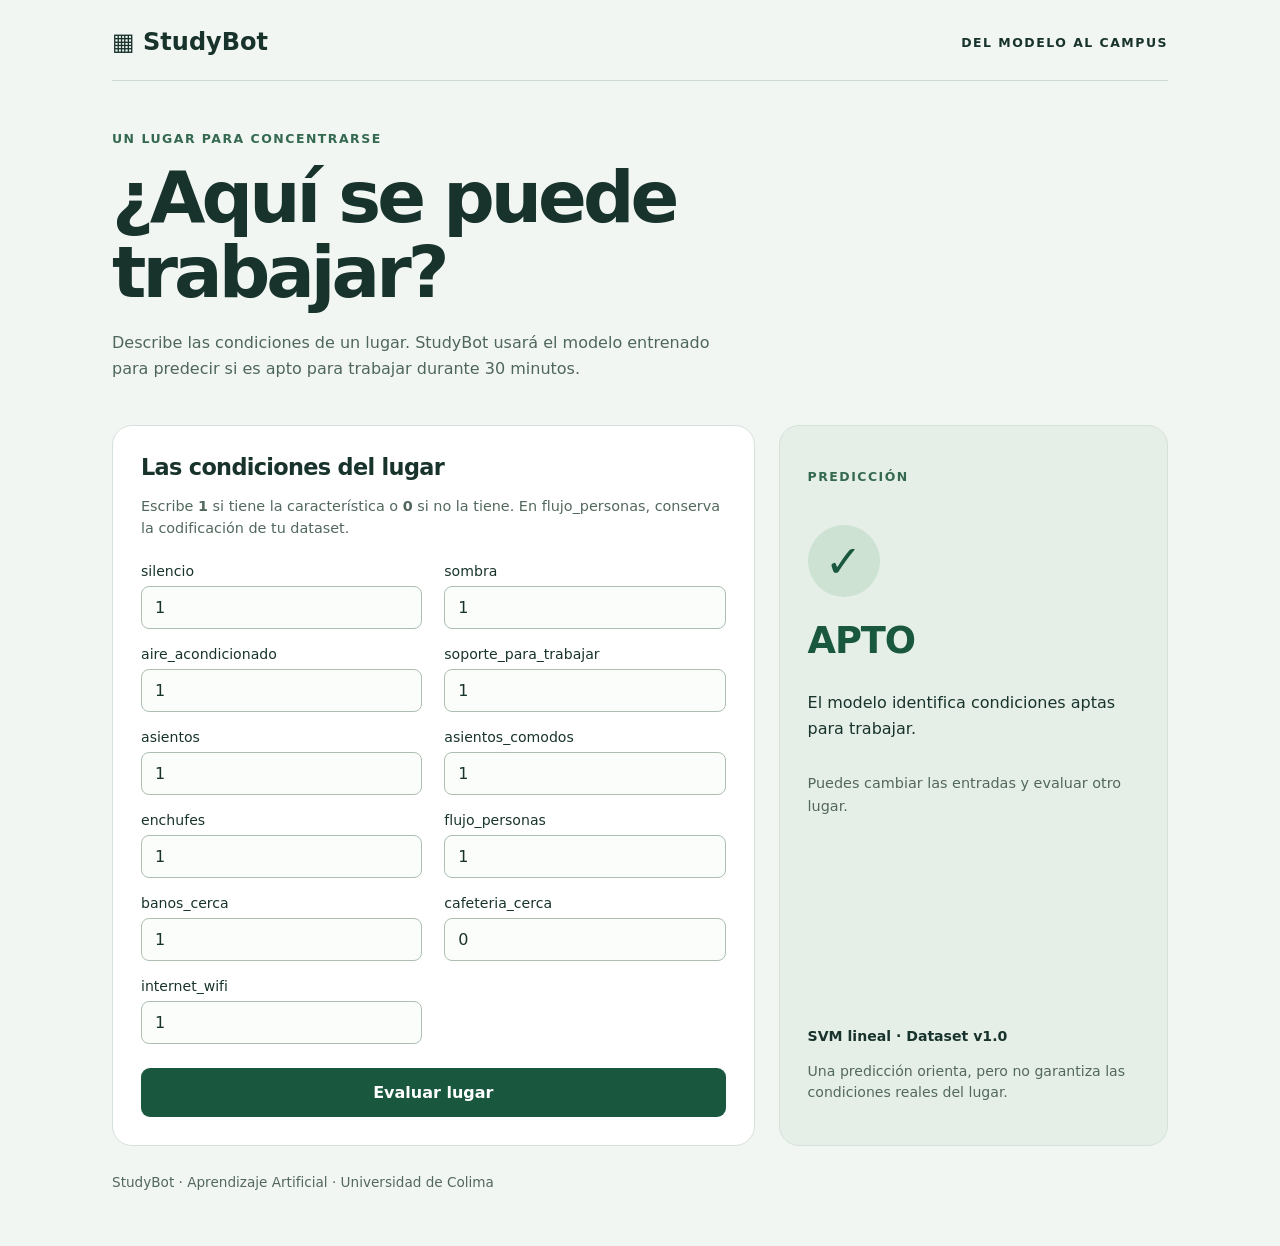
<file: evidence/prueba_1.html>
<!doctype html>
<html lang="es">
<head>
  <meta charset="utf-8">
  <meta name="viewport" content="width=device-width, initial-scale=1">
  <title>StudyBot · Encuentra tu lugar</title>
  <link rel="stylesheet" href="/static/style.css">
</head>
<body>
  <main>
    <header><a class="brand" href="/">▦ StudyBot</a><span>DEL MODELO AL CAMPUS</span></header>
    <section class="intro"><p class="eyebrow">UN LUGAR PARA CONCENTRARSE</p>
      <h1>¿Aquí se puede<br>trabajar?</h1>
      <p>Describe las condiciones de un lugar. StudyBot usará el modelo entrenado para predecir si es apto para trabajar durante 30 minutos.</p>
    </section>
    <div class="layout">
      <section class="card">
        <h2>Las condiciones del lugar</h2>
        <p class="hint">Escribe <strong>1</strong> si tiene la característica o <strong>0</strong> si no la tiene. En flujo_personas, conserva la codificación de tu dataset.</p>
        
        <form method="post" action="/">
          <div class="fields">
          
            <label for="silencio">silencio
              <input id="silencio" name="silencio" type="number" min="0" max="1" step="1" required placeholder="0 o 1" value="1">
            </label>
          
            <label for="sombra">sombra
              <input id="sombra" name="sombra" type="number" min="0" max="1" step="1" required placeholder="0 o 1" value="1">
            </label>
          
            <label for="aire_acondicionado">aire_acondicionado
              <input id="aire_acondicionado" name="aire_acondicionado" type="number" min="0" max="1" step="1" required placeholder="0 o 1" value="1">
            </label>
          
            <label for="soporte_para_trabajar">soporte_para_trabajar
              <input id="soporte_para_trabajar" name="soporte_para_trabajar" type="number" min="0" max="1" step="1" required placeholder="0 o 1" value="1">
            </label>
          
            <label for="asientos">asientos
              <input id="asientos" name="asientos" type="number" min="0" max="1" step="1" required placeholder="0 o 1" value="1">
            </label>
          
            <label for="asientos_comodos">asientos_comodos
              <input id="asientos_comodos" name="asientos_comodos" type="number" min="0" max="1" step="1" required placeholder="0 o 1" value="1">
            </label>
          
            <label for="enchufes">enchufes
              <input id="enchufes" name="enchufes" type="number" min="0" max="1" step="1" required placeholder="0 o 1" value="1">
            </label>
          
            <label for="flujo_personas">flujo_personas
              <input id="flujo_personas" name="flujo_personas" type="number" min="0" max="1" step="1" required placeholder="0 o 1" value="1">
            </label>
          
            <label for="banos_cerca">banos_cerca
              <input id="banos_cerca" name="banos_cerca" type="number" min="0" max="1" step="1" required placeholder="0 o 1" value="1">
            </label>
          
            <label for="cafeteria_cerca">cafeteria_cerca
              <input id="cafeteria_cerca" name="cafeteria_cerca" type="number" min="0" max="1" step="1" required placeholder="0 o 1" value="0">
            </label>
          
            <label for="internet_wifi">internet_wifi
              <input id="internet_wifi" name="internet_wifi" type="number" min="0" max="1" step="1" required placeholder="0 o 1" value="1">
            </label>
          
          </div>
          <button type="submit">Evaluar lugar</button>
        </form>
      </section>
      <aside class="card output" aria-live="polite">
        <p class="eyebrow">PREDICCIÓN</p>
        
          <div class="result yes"><span class="symbol">✓</span><h2>APTO</h2></div>
          <p>El modelo identifica condiciones aptas para trabajar.</p>
          <p class="hint">Puedes cambiar las entradas y evaluar otro lugar.</p>
        
        <div class="model-note"><strong>SVM lineal · Dataset v1.0</strong><p>Una predicción orienta, pero no garantiza las condiciones reales del lugar.</p></div>
      </aside>
    </div>
    <footer>StudyBot · Aprendizaje Artificial · Universidad de Colima</footer>
  </main>
</body>
</html>
</file>
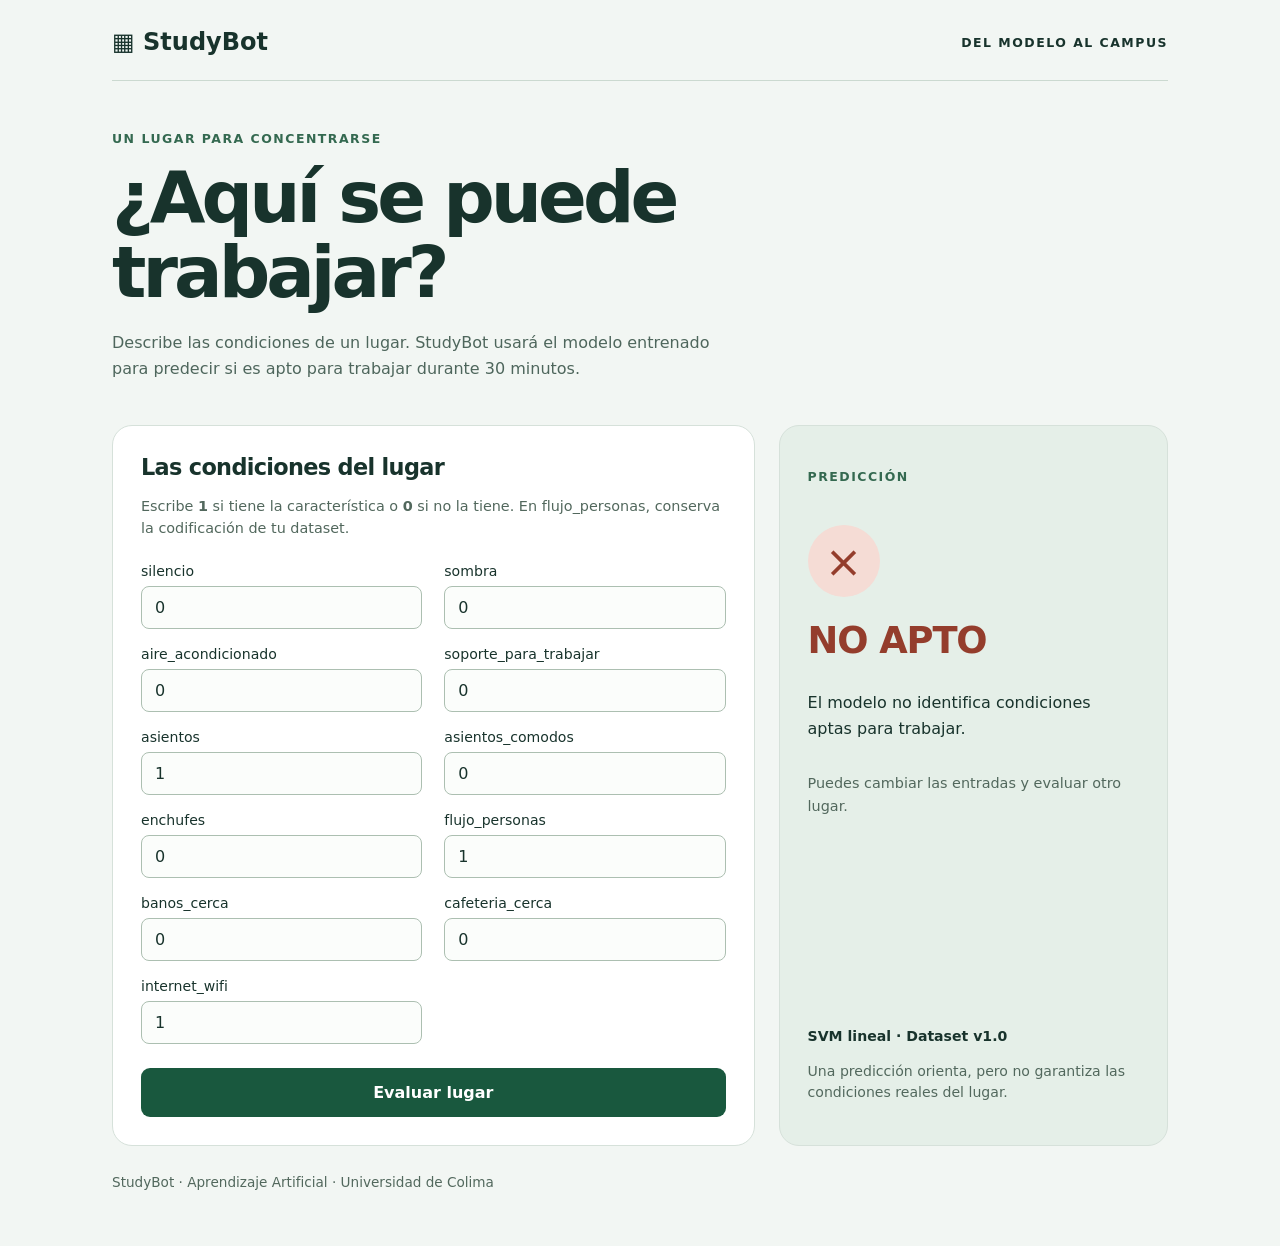
<file: evidence/prueba_2.html>
<!doctype html>
<html lang="es">
<head>
  <meta charset="utf-8">
  <meta name="viewport" content="width=device-width, initial-scale=1">
  <title>StudyBot · Encuentra tu lugar</title>
  <link rel="stylesheet" href="/static/style.css">
</head>
<body>
  <main>
    <header><a class="brand" href="/">▦ StudyBot</a><span>DEL MODELO AL CAMPUS</span></header>
    <section class="intro"><p class="eyebrow">UN LUGAR PARA CONCENTRARSE</p>
      <h1>¿Aquí se puede<br>trabajar?</h1>
      <p>Describe las condiciones de un lugar. StudyBot usará el modelo entrenado para predecir si es apto para trabajar durante 30 minutos.</p>
    </section>
    <div class="layout">
      <section class="card">
        <h2>Las condiciones del lugar</h2>
        <p class="hint">Escribe <strong>1</strong> si tiene la característica o <strong>0</strong> si no la tiene. En flujo_personas, conserva la codificación de tu dataset.</p>
        
        <form method="post" action="/">
          <div class="fields">
          
            <label for="silencio">silencio
              <input id="silencio" name="silencio" type="number" min="0" max="1" step="1" required placeholder="0 o 1" value="0">
            </label>
          
            <label for="sombra">sombra
              <input id="sombra" name="sombra" type="number" min="0" max="1" step="1" required placeholder="0 o 1" value="0">
            </label>
          
            <label for="aire_acondicionado">aire_acondicionado
              <input id="aire_acondicionado" name="aire_acondicionado" type="number" min="0" max="1" step="1" required placeholder="0 o 1" value="0">
            </label>
          
            <label for="soporte_para_trabajar">soporte_para_trabajar
              <input id="soporte_para_trabajar" name="soporte_para_trabajar" type="number" min="0" max="1" step="1" required placeholder="0 o 1" value="0">
            </label>
          
            <label for="asientos">asientos
              <input id="asientos" name="asientos" type="number" min="0" max="1" step="1" required placeholder="0 o 1" value="1">
            </label>
          
            <label for="asientos_comodos">asientos_comodos
              <input id="asientos_comodos" name="asientos_comodos" type="number" min="0" max="1" step="1" required placeholder="0 o 1" value="0">
            </label>
          
            <label for="enchufes">enchufes
              <input id="enchufes" name="enchufes" type="number" min="0" max="1" step="1" required placeholder="0 o 1" value="0">
            </label>
          
            <label for="flujo_personas">flujo_personas
              <input id="flujo_personas" name="flujo_personas" type="number" min="0" max="1" step="1" required placeholder="0 o 1" value="1">
            </label>
          
            <label for="banos_cerca">banos_cerca
              <input id="banos_cerca" name="banos_cerca" type="number" min="0" max="1" step="1" required placeholder="0 o 1" value="0">
            </label>
          
            <label for="cafeteria_cerca">cafeteria_cerca
              <input id="cafeteria_cerca" name="cafeteria_cerca" type="number" min="0" max="1" step="1" required placeholder="0 o 1" value="0">
            </label>
          
            <label for="internet_wifi">internet_wifi
              <input id="internet_wifi" name="internet_wifi" type="number" min="0" max="1" step="1" required placeholder="0 o 1" value="1">
            </label>
          
          </div>
          <button type="submit">Evaluar lugar</button>
        </form>
      </section>
      <aside class="card output" aria-live="polite">
        <p class="eyebrow">PREDICCIÓN</p>
        
          <div class="result no"><span class="symbol">×</span><h2>NO APTO</h2></div>
          <p>El modelo no identifica condiciones aptas para trabajar.</p>
          <p class="hint">Puedes cambiar las entradas y evaluar otro lugar.</p>
        
        <div class="model-note"><strong>SVM lineal · Dataset v1.0</strong><p>Una predicción orienta, pero no garantiza las condiciones reales del lugar.</p></div>
      </aside>
    </div>
    <footer>StudyBot · Aprendizaje Artificial · Universidad de Colima</footer>
  </main>
</body>
</html>
</file>
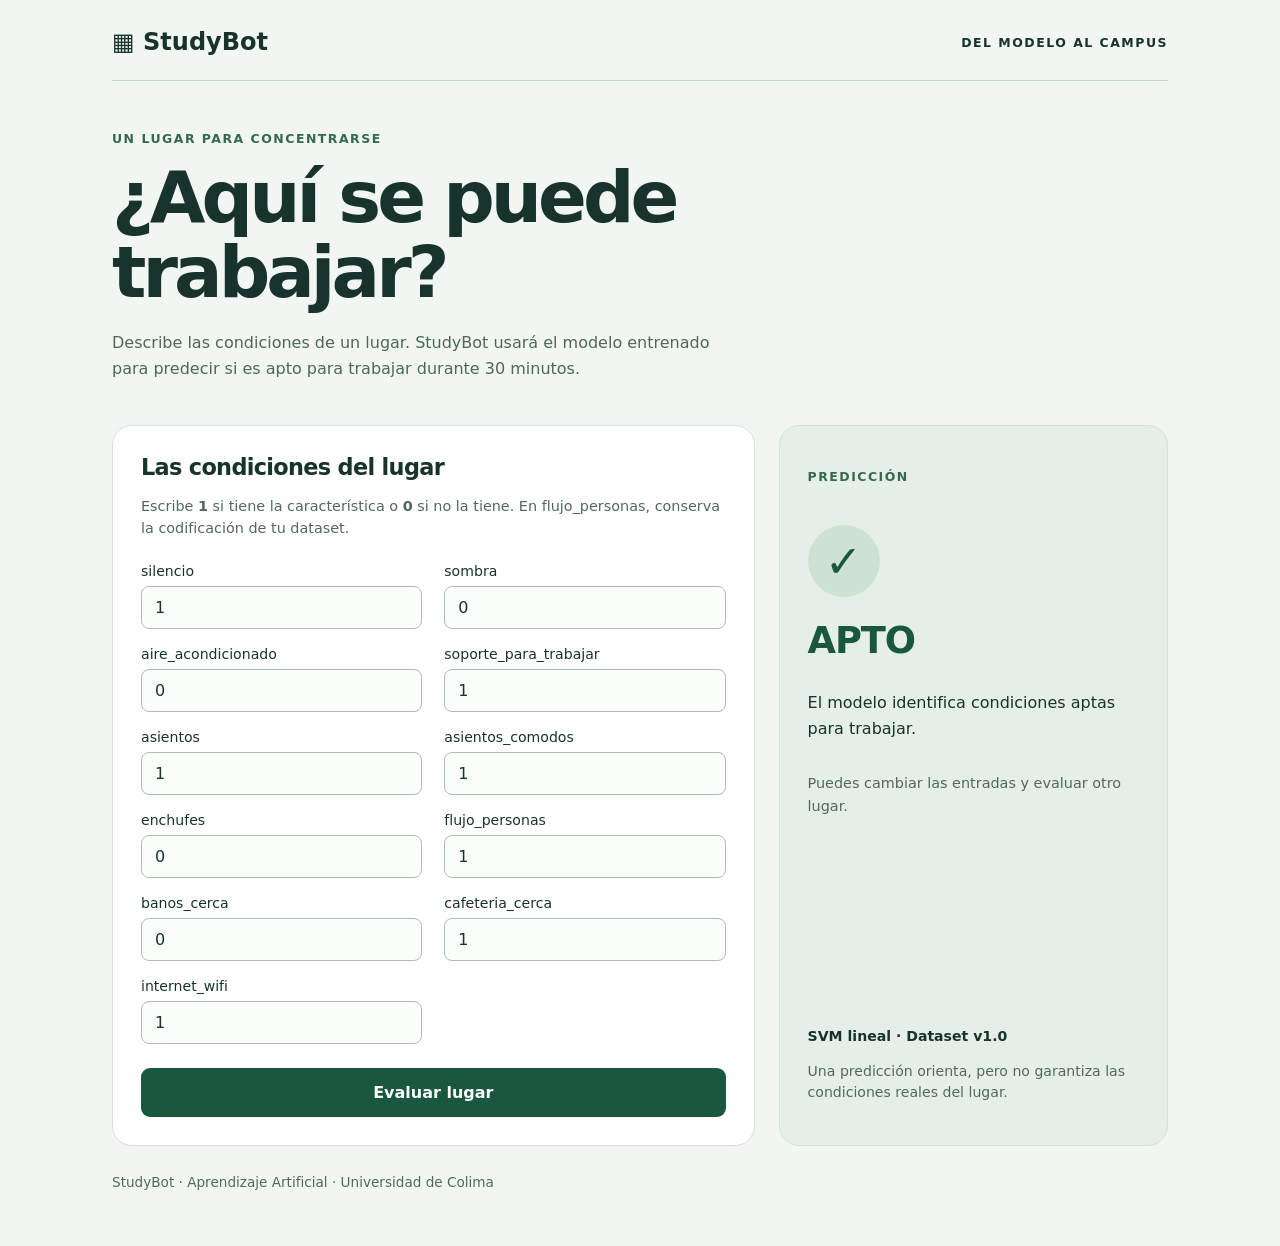
<file: evidence/prueba_3.html>
<!doctype html>
<html lang="es">
<head>
  <meta charset="utf-8">
  <meta name="viewport" content="width=device-width, initial-scale=1">
  <title>StudyBot · Encuentra tu lugar</title>
  <link rel="stylesheet" href="/static/style.css">
</head>
<body>
  <main>
    <header><a class="brand" href="/">▦ StudyBot</a><span>DEL MODELO AL CAMPUS</span></header>
    <section class="intro"><p class="eyebrow">UN LUGAR PARA CONCENTRARSE</p>
      <h1>¿Aquí se puede<br>trabajar?</h1>
      <p>Describe las condiciones de un lugar. StudyBot usará el modelo entrenado para predecir si es apto para trabajar durante 30 minutos.</p>
    </section>
    <div class="layout">
      <section class="card">
        <h2>Las condiciones del lugar</h2>
        <p class="hint">Escribe <strong>1</strong> si tiene la característica o <strong>0</strong> si no la tiene. En flujo_personas, conserva la codificación de tu dataset.</p>
        
        <form method="post" action="/">
          <div class="fields">
          
            <label for="silencio">silencio
              <input id="silencio" name="silencio" type="number" min="0" max="1" step="1" required placeholder="0 o 1" value="1">
            </label>
          
            <label for="sombra">sombra
              <input id="sombra" name="sombra" type="number" min="0" max="1" step="1" required placeholder="0 o 1" value="0">
            </label>
          
            <label for="aire_acondicionado">aire_acondicionado
              <input id="aire_acondicionado" name="aire_acondicionado" type="number" min="0" max="1" step="1" required placeholder="0 o 1" value="0">
            </label>
          
            <label for="soporte_para_trabajar">soporte_para_trabajar
              <input id="soporte_para_trabajar" name="soporte_para_trabajar" type="number" min="0" max="1" step="1" required placeholder="0 o 1" value="1">
            </label>
          
            <label for="asientos">asientos
              <input id="asientos" name="asientos" type="number" min="0" max="1" step="1" required placeholder="0 o 1" value="1">
            </label>
          
            <label for="asientos_comodos">asientos_comodos
              <input id="asientos_comodos" name="asientos_comodos" type="number" min="0" max="1" step="1" required placeholder="0 o 1" value="1">
            </label>
          
            <label for="enchufes">enchufes
              <input id="enchufes" name="enchufes" type="number" min="0" max="1" step="1" required placeholder="0 o 1" value="0">
            </label>
          
            <label for="flujo_personas">flujo_personas
              <input id="flujo_personas" name="flujo_personas" type="number" min="0" max="1" step="1" required placeholder="0 o 1" value="1">
            </label>
          
            <label for="banos_cerca">banos_cerca
              <input id="banos_cerca" name="banos_cerca" type="number" min="0" max="1" step="1" required placeholder="0 o 1" value="0">
            </label>
          
            <label for="cafeteria_cerca">cafeteria_cerca
              <input id="cafeteria_cerca" name="cafeteria_cerca" type="number" min="0" max="1" step="1" required placeholder="0 o 1" value="1">
            </label>
          
            <label for="internet_wifi">internet_wifi
              <input id="internet_wifi" name="internet_wifi" type="number" min="0" max="1" step="1" required placeholder="0 o 1" value="1">
            </label>
          
          </div>
          <button type="submit">Evaluar lugar</button>
        </form>
      </section>
      <aside class="card output" aria-live="polite">
        <p class="eyebrow">PREDICCIÓN</p>
        
          <div class="result yes"><span class="symbol">✓</span><h2>APTO</h2></div>
          <p>El modelo identifica condiciones aptas para trabajar.</p>
          <p class="hint">Puedes cambiar las entradas y evaluar otro lugar.</p>
        
        <div class="model-note"><strong>SVM lineal · Dataset v1.0</strong><p>Una predicción orienta, pero no garantiza las condiciones reales del lugar.</p></div>
      </aside>
    </div>
    <footer>StudyBot · Aprendizaje Artificial · Universidad de Colima</footer>
  </main>
</body>
</html>
</file>
<file: static/style.css>
:root{font-family:system-ui,-apple-system,BlinkMacSystemFont,"Segoe UI",sans-serif;color:#18332c;background:#f2f6f3;font-size:16px}*{box-sizing:border-box}body{margin:0}main{max-width:1120px;margin:auto;padding:28px 32px}header{display:flex;justify-content:space-between;align-items:center;border-bottom:1px solid #cbd9d0;padding-bottom:24px}header span,.eyebrow{font-size:.78rem;font-weight:700;letter-spacing:.12em}.brand{font-size:1.5rem;font-weight:800;color:inherit;text-decoration:none}.intro{padding:38px 0 28px;max-width:710px}h1{font-size:clamp(2.6rem,6vw,4.5rem);line-height:1.04;letter-spacing:-.055em;margin:14px 0 20px}.intro>p:last-child{max-width:630px;line-height:1.6;color:#4e665c}.eyebrow{color:#346950}.layout{display:grid;grid-template-columns:1.65fr 1fr;gap:24px}.card{border:1px solid #d6e1da;background:#fff;border-radius:20px;padding:28px}h2{font-size:1.4rem;letter-spacing:-.03em;margin:0 0 12px}.hint{font-size:.9rem;color:#52685d;line-height:1.55}.fields{display:grid;grid-template-columns:1fr 1fr;gap:17px 22px;margin:24px 0}label{display:flex;flex-direction:column;font-size:.88rem;gap:7px;overflow-wrap:anywhere}input{font:inherit;font-size:1rem;min-width:0;width:100%;padding:11px 13px;border:1px solid #acbfb1;border-radius:8px;background:#fbfdfb;color:#18332c}input:focus{outline:3px solid #b4dfc0;outline-offset:1px}button{background:#19583e;border:0;border-radius:9px;color:white;font:inherit;font-weight:650;padding:15px 22px;width:100%;cursor:pointer}button:hover{background:#113e2c}button:focus-visible{outline:3px solid #84cda0;outline-offset:3px}.output{background:#e5efe8;display:flex;flex-direction:column;align-items:flex-start}.output>p{line-height:1.6}.symbol{display:grid;place-items:center;width:72px;height:72px;font-size:2.8rem;border-radius:50%;margin:26px 0 22px;background:#cde2d3}.empty{color:#597868}.result h2{font-size:2.3rem}.yes{color:#19583e}.no{color:#943d2c}.no .symbol{background:#f5dcd5}.model-note{margin-top:auto;padding-top:45px;font-size:.88rem;line-height:1.5}.model-note p{color:#52685d}.error{padding:14px;background:#fff0eb;color:#943d2c;border-radius:8px}footer{padding:28px 0;font-size:.85rem;color:#52685d}@media(max-width:760px){main{padding:22px 18px}.layout{grid-template-columns:1fr}.card{padding:22px}header span{display:none}.intro{padding-top:28px}.model-note{padding-top:20px}}@media(max-width:380px){.fields{grid-template-columns:1fr}}
</file>
